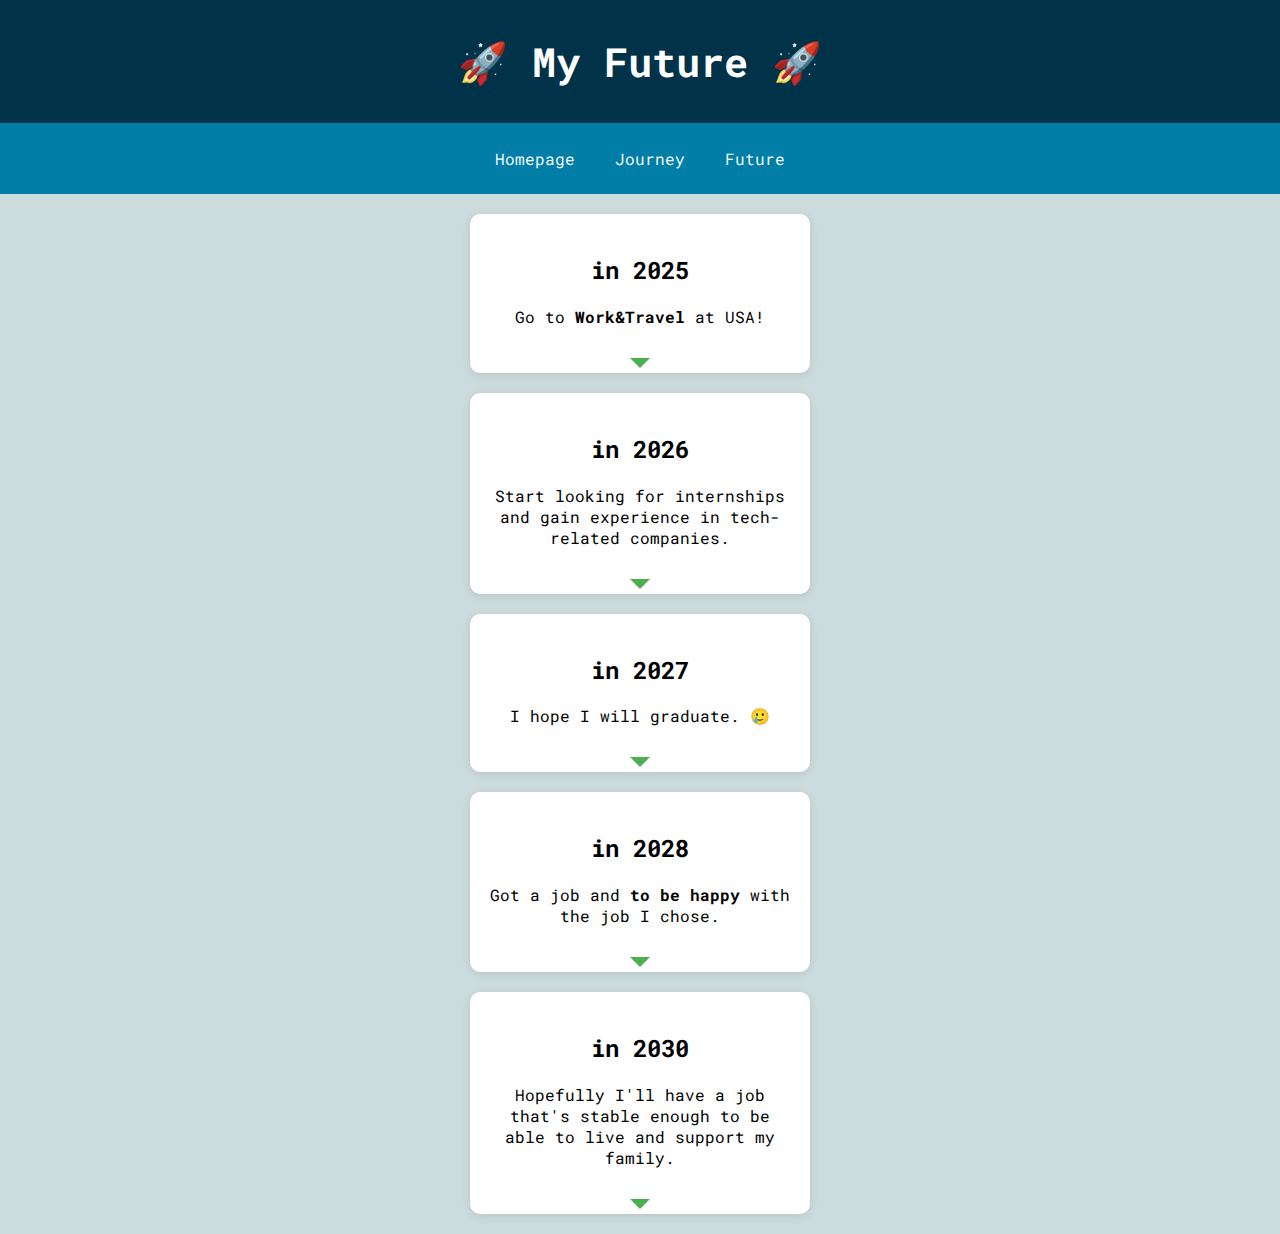
<file: myfuture.html>
<!DOCTYPE html>
<html lang="en">
<head>
    <meta charset="UTF-8">
    <meta name="viewport" content="width=device-width, initial-scale=1.0">
    <title>Future</title>
    <link rel="stylesheet" href="mystyle-future.css">
</head>
<body class="body2">
    <header>
        <h1>🚀 My Future 🚀</h1>
    </header>

    <nav>
        <ul>
            <li><a href="index.html">Homepage</a></li>
            <li><a href="myjourney.html">Journey</a></li>
            <li><a href="myfuture.html">Future</a></li>
        </ul>
    </nav>

    <main>
        <section>
            <div class="message-box">
                <h2>in 2025</h2>
                <p>Go to <strong>Work&Travel</strong> at USA!</p>
                <div class="arrow"></div>
            </div>
        
            <div class="message-box">
                <h2>in 2026</h2>
                <p>Start looking for internships and gain experience in tech-related companies.</p>
                <div class="arrow"></div>
            </div>
        
            <div class="message-box">
                <h2>in 2027</h2>
                <p>I hope I will graduate. 🥲</p>
                <div class="arrow"></div>
            </div>
        
            <div class="message-box">
                <h2>in 2028</h2>
                <p>Got a job and <strong>to be happy</strong>  with the job I chose.</p>
                <div class="arrow"></div>
            </div>
        
            <div class="message-box">
                <h2>in 2030</h2>
                <p>Hopefully I'll have a job that's stable enough to be able to live and support my family.</p>
                <div class="arrow"></div>
            </div>
        </section>
    </main>
</body>
</html>
</file>
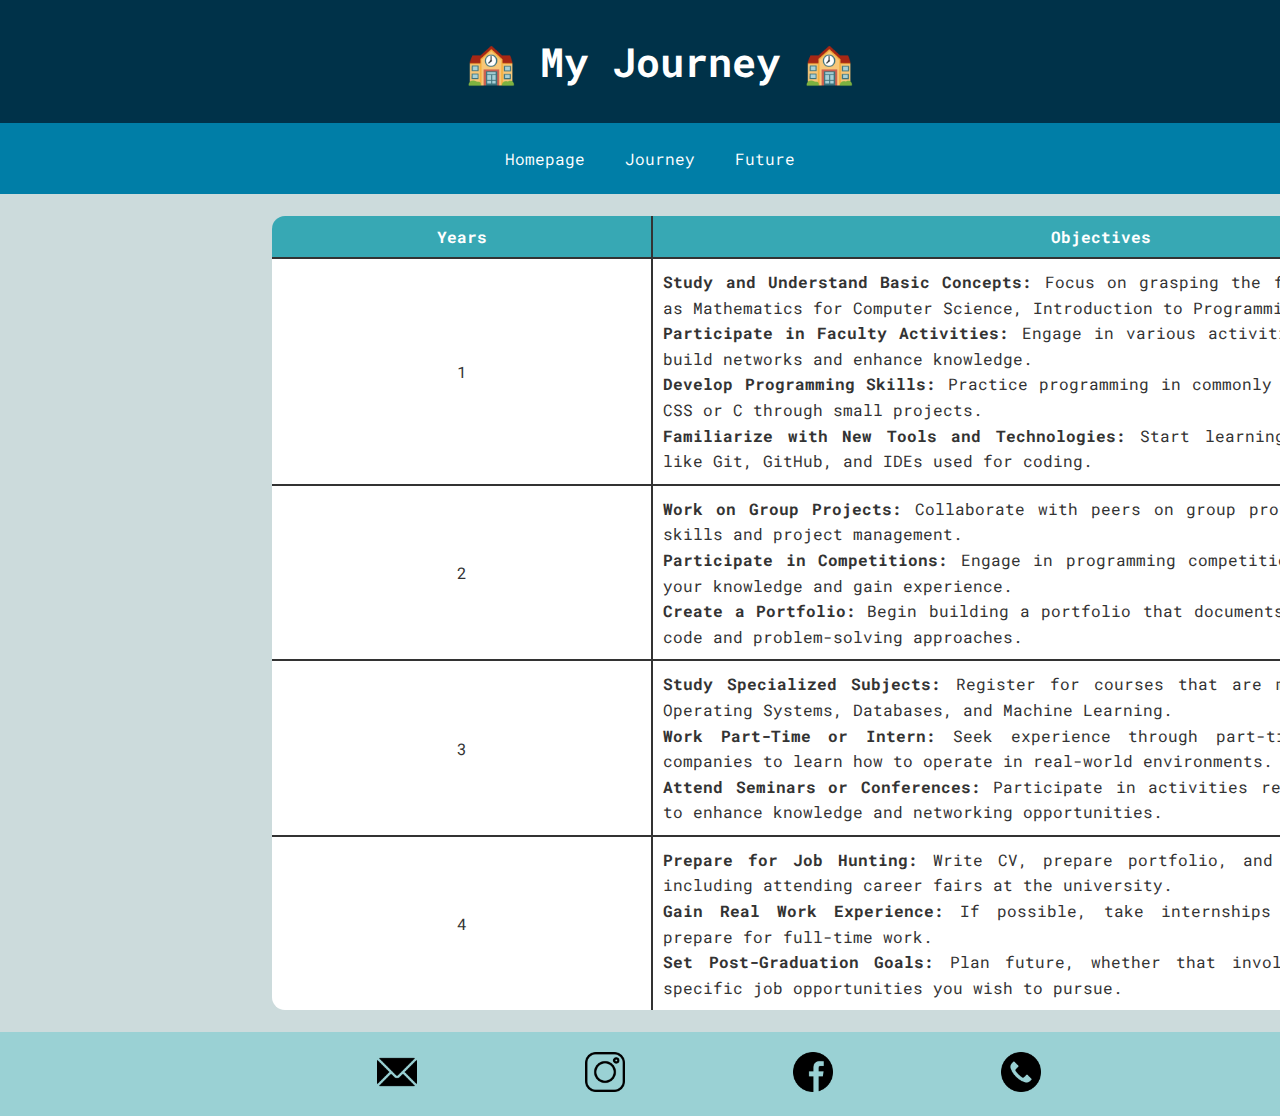
<file: myjourney.html>
<!DOCTYPE html>
<html lang="en">
<head>
    <meta charset="UTF-8">
    <meta name="viewport" content="width=device-width, initial-scale=1.0">
    <title>Journey</title>
    <link rel="stylesheet" href="mystyle.css">
</head>
<body class="body1">
    <header>
        <h1>🏫 My Journey 🏫</h1>
    </header>

    <nav>
        <ul>
            <li><a href="index.html">Homepage</a></li>
            <li><a href="myjourney.html">Journey</a></li>
            <li><a href="myfuture.html">Future</a></li>
        </ul>
    </nav>

    <main>
        <section>
            <table>
                <tr>
                    <th>Years</th>
                    <th>Objectives</th>
                </tr>
                <tr>
                    <td class="row1">1</td>
                    <td class="cell1"><strong>Study and Understand Basic Concepts: </strong>Focus on grasping the foundational subjects such as Mathematics for Computer Science, Introduction to Programming, and Data Structures.
                        <br><strong>Participate in Faculty Activities: </strong>Engage in various activities, such as the club, to build networks and enhance knowledge.
                        <br><strong>Develop Programming Skills: </strong>Practice programming in commonly used languages like HTML, CSS or C through small projects.
                        <br><strong>Familiarize with New Tools and Technologies: </strong>Start learning about development tools like Git, GitHub, and IDEs used for coding.</td>
                </tr>
                <tr>
                    <td class="row2">2</td>
                    <td class="cell2"><strong>Work on Group Projects: </strong>Collaborate with peers on group projects to develop teamwork skills and project management.
                        <br><strong>Participate in Competitions: </strong>Engage in programming competitions or hackathons to test your knowledge and gain experience.
                        <br><strong>Create a Portfolio: </strong>Begin building a portfolio that documents your projects, including code and problem-solving approaches.</td>
                </tr>
                <tr>
                    <td class="row3">3</td>
                    <td class="cell3"><strong>Study Specialized Subjects: </strong>Register for courses that are more specialized, such as Operating Systems, Databases, and Machine Learning.
                        <br><strong>Work Part-Time or Intern: </strong>Seek experience through part-time jobs in tech-related companies to learn how to operate in real-world environments.
                        <br><strong>Attend Seminars or Conferences: </strong>Participate in activities related to computer science to enhance knowledge and networking opportunities.</td>
                </tr>
                <tr>
                    <td class="row4">4</td>
                    <td class="cell4"><strong>Prepare for Job Hunting: </strong>Write CV, prepare portfolio, and practice job interviews, including attending career fairs at the university.
                        <br><strong>Gain Real Work Experience: </strong>If possible, take internships at leading companies to prepare for full-time work.
                        <br><strong>Set Post-Graduation Goals: </strong>Plan future, whether that involves further education or specific job opportunities you wish to pursue.</td>
                </tr>
            </table>
        </section>
    </main>

    <footer>
        <ul>
            <li>
                <a href="mailto:songpol.ano@dome.tu.ac.th">
                    <img src="resources/email.png", id="emailpng">
                </a>
            </li>
            <li>
                <a href="https://www.instagram.com/__.kel3z__/">
                    <img src="resources/instagram.png", id="igpng">
                </a>
            </li>
            <li>
                <a href="https://web.facebook.com/kebza.sathiansatitwong?locale=th_TH">
                    <img src="resources/facebook.png", id="fbpng">
                </a>
            </li>
            <li>
                <a href="tel:+66902152323">
                    <img src="resources/telephone.png", id="tlppng">
                </a>
            </li>
        </ul>
    </footer>
</body>
</html>
</file>
<file: mystyle-future.css>
@import url('https://fonts.googleapis.com/css2?family=Roboto+Mono:ital,wght@0,100..700;1,100..700&display=swap');

.body2 {
    font-family: "Roboto Mono", monospace;
    background-color: #CCDBDC;
    margin: 0;
    padding: 0;
    display: flex;
    flex-direction: column;
    align-items: center;
}

header {
    background-color: #003249;
    width: 100%;
    padding: 20px;
    text-align: center;
}

header h1 {
    color: #ffffff;
    margin: 15px;
    font-size: 2.5em;
}

nav {
    background-color: #007EA7;
    padding: 10px;
    float: left;
    width: 100%;
    position: sticky;
    top: 0;
}

nav ul {
    list-style: none;
    text-align: center;
    width: 100%;
    margin: 0;
    padding: 0;
}

nav ul li {
    display: inline-block;
    margin: 15px;
    padding-left: 0;
}

nav ul li a {
    text-decoration: none;
    color: #ffffff;
    font-weight: 380;
    transition: color 0.3s ease;
}

nav ul li a:hover {
    color: rgb(238, 182, 79);
}

.message-box {
    position: static;
    background-color: white;
    padding: 20px;
    border-radius: 10px;
    box-shadow: 0 2px 10px rgba(0, 0, 0, 0.1);
    text-align: center;
    width: 300px;
    margin: 20px 0;
}

.arrow {
    position: relative;
    bottom: -15px;
    left: 50%;
    transform: translateX(-50%);
    width: 0; 
    height: 0; 
    border-left: 10px solid transparent;
    border-right: 10px solid transparent;
    border-top: 10px solid #4CAF50;
}
</file>
<file: mystyle.css>
@import url('https://fonts.googleapis.com/css2?family=Roboto+Mono:ital,wght@0,100..700;1,100..700&display=swap');

.body1 {
    font-family: "Roboto Mono", monospace;
    margin: 0;
    padding: 0;
    font-size: 16px;
    color: #ffffff;
    background-color: #CCDBDC;
}

header {
    background-color: #003249;
    width: 100%;
    padding: 20px;
    text-align: center;
}

header h1 {
    margin: 15px;
    font-size: 2.5em;
}

nav {
    background-color: #007EA7;
    padding: 10px;
    float: left;
    width: 100%;
    position: sticky;
    top: 0;
}

nav ul {
    list-style: none;
    text-align: center;
    width: 100%;
    margin: 0;
    padding: 0;
}

nav ul li {
    display: inline-block;
    margin: 15px;
    padding-left: 0;
}

nav ul li a {
    text-decoration: none;
    color: #ffffff;
    font-weight: 380;
    transition: color 0.3s ease;
}

nav ul li a:hover {
    color: rgb(238, 182, 79);
}

main {
    display: inline-flex;
    margin: 0;
    padding: 0;
}

.AboutMe {
    background-color: #80CED7;
    border-radius: 8px;
    box-shadow: 0 2px 10px rgba(0, 0, 0, 0.1);
    padding: 20px;
    width: 300px;
    margin-top: 100px;
    margin-left: 50px;
    margin-right: 40px;
    margin-bottom: 150px;
    display: block;
    clear: both;
}

.AboutMe h2 {
    text-align: center;
    font-size: 1.5em;
}

.AboutMe p {
    text-align: justify;
    line-height: 1.6;
}

#mejpg {
    width: 420px;
    height: 460px;
    padding-top: 100px;
    padding-left: 50px;
    clear: both;
}

.Activity {
    background-color: #80CED7;
    border-radius: 8px;
    box-shadow: 0 2px 10px rgba(0, 0, 0, 0.1);
    padding: 20px;
    width: 300px;
    height: 420px;
    margin-top: 100px;
    margin-left: 100px;
}

.Activity h2 {
    text-align: center;
}

.Activity p {
    line-height: 1.6;
    text-align: left;
}

#playbutt {
    width: 32px;
    height: 32px;
    padding-left: 5px;
    cursor: pointer;
    position: static;
}

#trrlogo {
    width: 100px;
    height: 32px;
    position: static;
    bottom: 440px;
    left: 580px;
    cursor: pointer;
}

#ckplogo {
    width: 100px;
    height: 32px;
    position: static;
    bottom: 400px;
    left: 600px;
    cursor: pointer;
}

.video {
    margin-top: 100px;
    margin-left: 50px;
}

footer {
    background-color: #9AD1D4;
    width: 100%;
    padding: 5px;
    clear: both;
}

footer ul {
    list-style: none;
    text-align: center;
    margin: 0;
    padding: 0;
}

footer ul li {
    display: inline-block;
    margin: 15px;
    padding-left: 10%;
}

#emailpng {
    width: 40px;
    height: 40px;
}

#igpng {
    width: 40px;
    height: 40px;
}

#fbpng {
    width: 40px;
    height: 40px;
}

#tlppng {
    width: 40px;
    height: 40px;
}

table {
    border-collapse: collapse;
    border-radius: 15px;
    overflow: hidden;
    margin: 20px 270px;
    width: 100%;
}

table, th, td {
    border: 2px solid #333;
}

table th {
    background-color: #37a8b4;
    color: white;
    padding: 10px;
}

table tr td {
    background-color: #ffffff;
    color: #333;
    padding: 10px;
    text-align: center;
}

.row1 {
    width: 200px;
    text-align: center;
}

.cell1 {
    width: 500px;
    text-align: justify;
    line-height: 1.6;
}

.row2 {
    text-align: center;
}

.cell2 {
    text-align: justify;
    line-height: 1.6;
}

.row3 {
    text-align: center;
}

.cell3 {
    text-align: justify;
    line-height: 1.6;
}

.row4 {
    text-align: center;
}

.cell4 {
    text-align: justify;
    line-height: 1.6;
}
</file>
